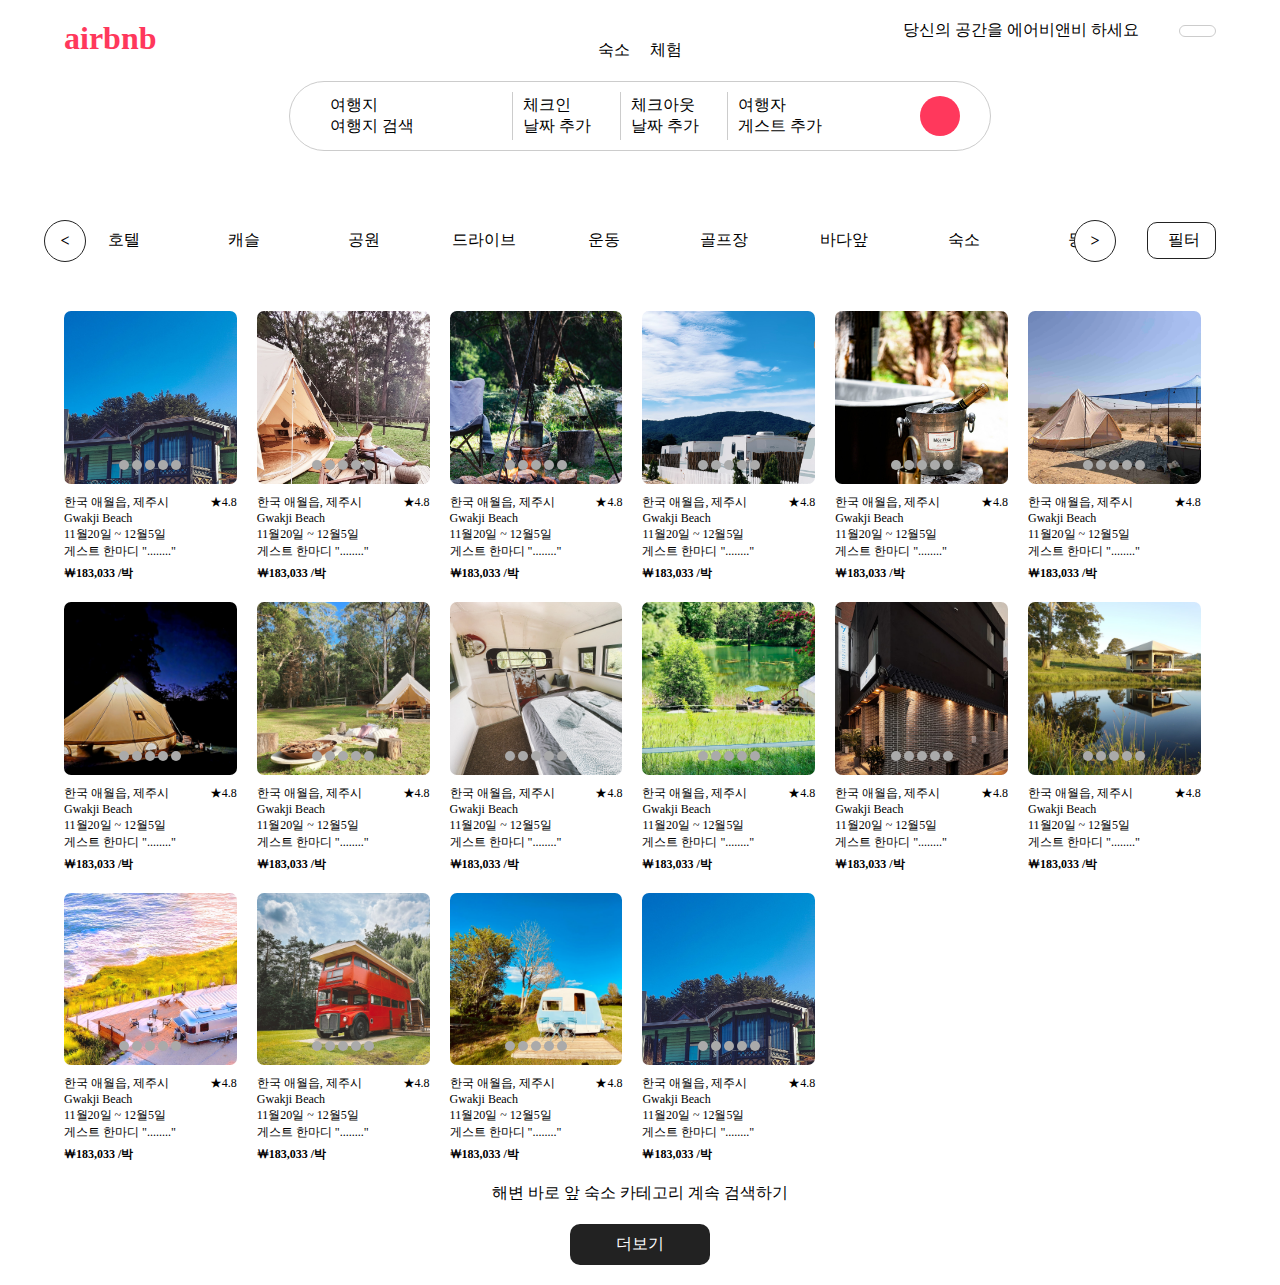
<file: AIRBNB/index.html>
<!DOCTYPE html>
<html lang="ko">
  <head>
    <meta charset="UTF-8" />
    <meta name="viewport" content="width=device-width, initial-scale=1.0" />
    <title>에어비앤비 클론 사이트</title>
    <link rel="preconnect" href="https://fonts.googleapis.com">
<link rel="preconnect" href="https://fonts.gstatic.com" crossorigin>
<link href="https://fonts.googleapis.com/css2?family=Jua&family=Raleway:ital,wght@0,100..900;1,100..900&display=swap" rel="stylesheet">
    <link
      rel="stylesheet"
      href="https://cdnjs.cloudflare.com/ajax/libs/font-awesome/6.6.0/css/all.min.css"
      integrity="sha512-Kc323vGBEqzTmouAECnVceyQqyqdsSiqLQISBL29aUW4U/M7pSPA/gEUZQqv1cwx4OnYxTxve5UMg5GT6L4JJg=="
      crossorigin="anonymous"
      referrerpolicy="no-referrer"
    />
    <link rel="stylesheet" href="./style.css" />
  </head>
  <body>
    <header>
      <h1 class="left">
        <i class="fa-brands fa-airbnb"></i>
        <span>airbnb</span>
      </h1>
      <div class="center">
        <ul>
          <li>숙소</li>
          <li>체험</li> 
        </ul>
        <div>
          <ul>
            <li>
              <p>여행지</p>
              <p>여행지 검색</p>
            </li>
            <li>
              <p>체크인</p>
              <p>날짜 추가</p>
            </li>
            <li>
              <p>체크아웃</p>
              <p>날짜 추가</p>
            </li>
            <li>
              <p>여행자</p>
              <p>게스트 추가</p>
            </li>
          </ul>
          <i class="fa-solid fa-magnifying-glass"></i>
        </div>
      </div>
      <div class="right">
        <p>당신의 공간을 에어비앤비 하세요</p>
        <i class="fa-solid fa-earth-americas"></i>
        <ul>
          <li><i class="fa-solid fa-bars"></i></li>
          <li><i class="fa-solid fa-circle-user"></i></li>
        </ul>
      </div>
    </header>
    <div class="mobile-menu">
      <div class="left">
        <i class="fa-solid fa-magnifying-glass"></i>
        <div class="txt">
          <p>어디로 여행가세요?</p>
          <p>어디든지 · 언제든 일주일 · 게스트 추가</p>
        </div>
      </div>
      <div class="right">
        <i class="fa-solid fa-sliders"></i>
      </div>
    </div>
    <main>
      <nav>
        <div class="btn prev">&lt;</div>
        <div class="icon">
            <div class="item"><i class="fa-solid fa-hotel"></i><p>호텔</p></div>
            <div class="item"><i class="fa-solid fa-chess-rook"></i><p>캐슬</p></div>
            <div class="item"><i class="fa-solid fa-tree"></i><p>공원</p></div>
            <div class="item"><i class="fa-solid fa-car"></i><p>드라이브</p></div>
            <div class="item"><i class="fa-solid fa-person-running"></i><p>운동</p></div>
            <div class="item"><i class="fa-solid fa-golf-ball-tee"></i><p>골프장</p></div>
            <div class="item"><i class="fa-solid fa-umbrella-beach"></i><p>바다앞</p></div>
            <div class="item"><i class="fa-brands fa-reddit-alien"></i><p>숙소</p></div>
            <div class="item"><i class="fa-solid fa-mountain"></i><p>등산</p></div>
            <div class="item"><i class="fa-solid fa-plane"></i><p>비행기</p></div>
        </div>
        <div class="btn next">&gt;</div>
        <div class="filter">
            <i class="fa-solid fa-sliders"></i>
            <span>필터</span>
        </div>
    </nav>
      <div class="card-list">
        <div class="card">
          <div class="card-img">
            <div class="card-title">
              <!-- <p>게스트 선호</p> -->
              <p class="view-btn"></p>
              <i class="fa-regular fa-heart"></i>
            </div>
            <div class="card-btn">
              <p>&lt;</p>
              <p>&gt;</p>
            </div>
            <div class="circle">
              <span></span>
              <span></span>
              <span></span>
              <span></span>
              <span></span>
            </div>
          </div>
          <div class="card-txt">
            <div class="card-txt1">
              <p>한국 애월읍, 제주시</p>
              <p>★4.8</p>
            </div>
            <p>Gwakji Beach</p>
            <p>11월20일 ~ 12월5일</p>
            <p>게스트 한마디 "........"</p>
            <p>￦183,033 /박</p>
          </div>
        </div>
        <div class="card">
          <div class="card-img">
            <div class="card-title">
              <!-- <p>게스트 선호</p> -->
              <p class="view-btn"></p>
              <i class="fa-regular fa-heart"></i>
            </div>
            <div class="card-btn">
              <p>&lt;</p>
              <p>&gt;</p>
            </div>
            <div class="circle">
              <span></span>
              <span></span>
              <span></span>
              <span></span>
              <span></span>
            </div>
          </div>
          <div class="card-txt">
            <div class="card-txt1">
              <p>한국 애월읍, 제주시</p>
              <p>★4.8</p>
            </div>
            <p>Gwakji Beach</p>
            <p>11월20일 ~ 12월5일</p>
            <p>게스트 한마디 "........"</p>
            <p>￦183,033 /박</p>
          </div>
        </div>
        <div class="card">
          <div class="card-img">
            <div class="card-title">
              <!-- <p>게스트 선호</p> -->
              <p class="view-btn"></p>
              <i class="fa-regular fa-heart"></i>
            </div>
            <div class="card-btn">
              <p>&lt;</p>
              <p>&gt;</p>
            </div>
            <div class="circle">
              <span></span>
              <span></span>
              <span></span>
              <span></span>
              <span></span>
            </div>
          </div>
          <div class="card-txt">
            <div class="card-txt1">
              <p>한국 애월읍, 제주시</p>
              <p>★4.8</p>
            </div>
            <p>Gwakji Beach</p>
            <p>11월20일 ~ 12월5일</p>
            <p>게스트 한마디 "........"</p>
            <p>￦183,033 /박</p>
          </div>
        </div>
        <div class="card">
          <div class="card-img">
            <div class="card-title">
              <!-- <p>게스트 선호</p> -->
              <p class="view-btn"></p>
              <i class="fa-regular fa-heart"></i>
            </div>
            <div class="card-btn">
              <p>&lt;</p>
              <p>&gt;</p>
            </div>
            <div class="circle">
              <span></span>
              <span></span>
              <span></span>
              <span></span>
              <span></span>
            </div>
          </div>
          <div class="card-txt">
            <div class="card-txt1">
              <p>한국 애월읍, 제주시</p>
              <p>★4.8</p>
            </div>
            <p>Gwakji Beach</p>
            <p>11월20일 ~ 12월5일</p>
            <p>게스트 한마디 "........"</p>
            <p>￦183,033 /박</p>
          </div>
        </div>
        <div class="card">
          <div class="card-img">
            <div class="card-title">
              <!-- <p>게스트 선호</p> -->
              <p class="view-btn"></p>
              <i class="fa-regular fa-heart"></i>
            </div>
            <div class="card-btn">
              <p>&lt;</p>
              <p>&gt;</p>
            </div>
            <div class="circle">
              <span></span>
              <span></span>
              <span></span>
              <span></span>
              <span></span>
            </div>
          </div>
          <div class="card-txt">
            <div class="card-txt1">
              <p>한국 애월읍, 제주시</p>
              <p>★4.8</p>
            </div>
            <p>Gwakji Beach</p>
            <p>11월20일 ~ 12월5일</p>
            <p>게스트 한마디 "........"</p>
            <p>￦183,033 /박</p>
          </div>
        </div>
        <div class="card">
          <div class="card-img">
            <div class="card-title">
              <!-- <p>게스트 선호</p> -->
              <p class="view-btn"></p>
              <i class="fa-regular fa-heart"></i>
            </div>
            <div class="card-btn">
              <p>&lt;</p>
              <p>&gt;</p>
            </div>
            <div class="circle">
              <span></span>
              <span></span>
              <span></span>
              <span></span>
              <span></span>
            </div>
          </div>
          <div class="card-txt">
            <div class="card-txt1">
              <p>한국 애월읍, 제주시</p>
              <p>★4.8</p>
            </div>
            <p>Gwakji Beach</p>
            <p>11월20일 ~ 12월5일</p>
            <p>게스트 한마디 "........"</p>
            <p>￦183,033 /박</p>
          </div>
        </div>
        <div class="card">
          <div class="card-img">
            <div class="card-title">
              <!-- <p>게스트 선호</p> -->
              <p class="view-btn"></p>
              <i class="fa-regular fa-heart"></i>
            </div>
            <div class="card-btn">
              <p>&lt;</p>
              <p>&gt;</p>
            </div>
            <div class="circle">
              <span></span>
              <span></span>
              <span></span>
              <span></span>
              <span></span>
            </div>
          </div>
          <div class="card-txt">
            <div class="card-txt1">
              <p>한국 애월읍, 제주시</p>
              <p>★4.8</p>
            </div>
            <p>Gwakji Beach</p>
            <p>11월20일 ~ 12월5일</p>
            <p>게스트 한마디 "........"</p>
            <p>￦183,033 /박</p>
          </div>
        </div>
        <div class="card">
          <div class="card-img">
            <div class="card-title">
              <!-- <p>게스트 선호</p> -->
              <p class="view-btn"></p>
              <i class="fa-regular fa-heart"></i>
            </div>
            <div class="card-btn">
              <p>&lt;</p>
              <p>&gt;</p>
            </div>
            <div class="circle">
              <span></span>
              <span></span>
              <span></span>
              <span></span>
              <span></span>
            </div>
          </div>
          <div class="card-txt">
            <div class="card-txt1">
              <p>한국 애월읍, 제주시</p>
              <p>★4.8</p>
            </div>
            <p>Gwakji Beach</p>
            <p>11월20일 ~ 12월5일</p>
            <p>게스트 한마디 "........"</p>
            <p>￦183,033 /박</p>
          </div>
        </div>
        <div class="card">
          <div class="card-img">
            <div class="card-title">
              <!-- <p>게스트 선호</p> -->
              <p class="view-btn"></p>
              <i class="fa-regular fa-heart"></i>
            </div>
            <div class="card-btn">
              <p>&lt;</p>
              <p>&gt;</p>
            </div>
            <div class="circle">
              <span></span>
              <span></span>
              <span></span>
              <span></span>
              <span></span>
            </div>
          </div>
          <div class="card-txt">
            <div class="card-txt1">
              <p>한국 애월읍, 제주시</p>
              <p>★4.8</p>
            </div>
            <p>Gwakji Beach</p>
            <p>11월20일 ~ 12월5일</p>
            <p>게스트 한마디 "........"</p>
            <p>￦183,033 /박</p>
          </div>
        </div>
        <div class="card">
          <div class="card-img">
            <div class="card-title">
              <!-- <p>게스트 선호</p> -->
              <p class="view-btn"></p>
              <i class="fa-regular fa-heart"></i>
            </div>
            <div class="card-btn">
              <p>&lt;</p>
              <p>&gt;</p>
            </div>
            <div class="circle">
              <span></span>
              <span></span>
              <span></span>
              <span></span>
              <span></span>
            </div>
          </div>
          <div class="card-txt">
            <div class="card-txt1">
              <p>한국 애월읍, 제주시</p>
              <p>★4.8</p>
            </div>
            <p>Gwakji Beach</p>
            <p>11월20일 ~ 12월5일</p>
            <p>게스트 한마디 "........"</p>
            <p>￦183,033 /박</p>
          </div>
        </div>
        <div class="card">
          <div class="card-img">
            <div class="card-title">
              <!-- <p>게스트 선호</p> -->
              <p class="view-btn"></p>
              <i class="fa-regular fa-heart"></i>
            </div>
            <div class="card-btn">
              <p>&lt;</p>
              <p>&gt;</p>
            </div>
            <div class="circle">
              <span></span>
              <span></span>
              <span></span>
              <span></span>
              <span></span>
            </div>
          </div>
          <div class="card-txt">
            <div class="card-txt1">
              <p>한국 애월읍, 제주시</p>
              <p>★4.8</p>
            </div>
            <p>Gwakji Beach</p>
            <p>11월20일 ~ 12월5일</p>
            <p>게스트 한마디 "........"</p>
            <p>￦183,033 /박</p>
          </div>
        </div>
        <div class="card">
          <div class="card-img">
            <div class="card-title">
              <!-- <p>게스트 선호</p> -->
              <p class="view-btn"></p>
              <i class="fa-regular fa-heart"></i>
            </div>
            <div class="card-btn">
              <p>&lt;</p>
              <p>&gt;</p>
            </div>
            <div class="circle">
              <span></span>
              <span></span>
              <span></span>
              <span></span>
              <span></span>
            </div>
          </div>
          <div class="card-txt">
            <div class="card-txt1">
              <p>한국 애월읍, 제주시</p>
              <p>★4.8</p>
            </div>
            <p>Gwakji Beach</p>
            <p>11월20일 ~ 12월5일</p>
            <p>게스트 한마디 "........"</p>
            <p>￦183,033 /박</p>
          </div>
        </div>
        <div class="card">
          <div class="card-img">
            <div class="card-title">
              <!-- <p>게스트 선호</p> -->
              <p class="view-btn"></p>
              <i class="fa-regular fa-heart"></i>
            </div>
            <div class="card-btn">
              <p>&lt;</p>
              <p>&gt;</p>
            </div>
            <div class="circle">
              <span></span>
              <span></span>
              <span></span>
              <span></span>
              <span></span>
            </div>
          </div>
          <div class="card-txt">
            <div class="card-txt1">
              <p>한국 애월읍, 제주시</p>
              <p>★4.8</p>
            </div>
            <p>Gwakji Beach</p>
            <p>11월20일 ~ 12월5일</p>
            <p>게스트 한마디 "........"</p>
            <p>￦183,033 /박</p>
          </div>
        </div>
        <div class="card">
          <div class="card-img">
            <div class="card-title">
              <!-- <p>게스트 선호</p> -->
              <p class="view-btn"></p>
              <i class="fa-regular fa-heart"></i>
            </div>
            <div class="card-btn">
              <p>&lt;</p>
              <p>&gt;</p>
            </div>
            <div class="circle">
              <span></span>
              <span></span>
              <span></span>
              <span></span>
              <span></span>
            </div>
          </div>
          <div class="card-txt">
            <div class="card-txt1">
              <p>한국 애월읍, 제주시</p>
              <p>★4.8</p>
            </div>
            <p>Gwakji Beach</p>
            <p>11월20일 ~ 12월5일</p>
            <p>게스트 한마디 "........"</p>
            <p>￦183,033 /박</p>
          </div>
        </div>
        <div class="card">
          <div class="card-img">
            <div class="card-title">
              <!-- <p>게스트 선호</p> -->
              <p class="view-btn"></p>
              <i class="fa-regular fa-heart"></i>
            </div>
            <div class="card-btn">
              <p>&lt;</p>
              <p>&gt;</p>
            </div>
            <div class="circle">
              <span></span>
              <span></span>
              <span></span>
              <span></span>
              <span></span>
            </div>
          </div>
          <div class="card-txt">
            <div class="card-txt1">
              <p>한국 애월읍, 제주시</p>
              <p>★4.8</p>
            </div>
            <p>Gwakji Beach</p>
            <p>11월20일 ~ 12월5일</p>
            <p>게스트 한마디 "........"</p>
            <p>￦183,033 /박</p>
          </div>
        </div>
        <div class="card">
          <div class="card-img">
            <div class="card-title">
              <!-- <p>게스트 선호</p> -->
              <p class="view-btn"></p>
              <i class="fa-regular fa-heart"></i>
            </div>
            <div class="card-btn">
              <p>&lt;</p>
              <p>&gt;</p>
            </div>
            <div class="circle">
              <span></span>
              <span></span>
              <span></span>
              <span></span>
              <span></span>
            </div>
          </div>
          <div class="card-txt">
            <div class="card-txt1">
              <p>한국 애월읍, 제주시</p>
              <p>★4.8</p>
            </div>
            <p>Gwakji Beach</p>
            <p>11월20일 ~ 12월5일</p>
            <p>게스트 한마디 "........"</p>
            <p>￦183,033 /박</p>
          </div>
        </div>
      </div>
    </main>
    <footer>
      <p>해변 바로 앞 숙소 카테고리 계속 검색하기</p>
      <p>더보기</p>
    </footer>
    <script src="./airbnb.js"></script>
  </body>
</html>
</file>
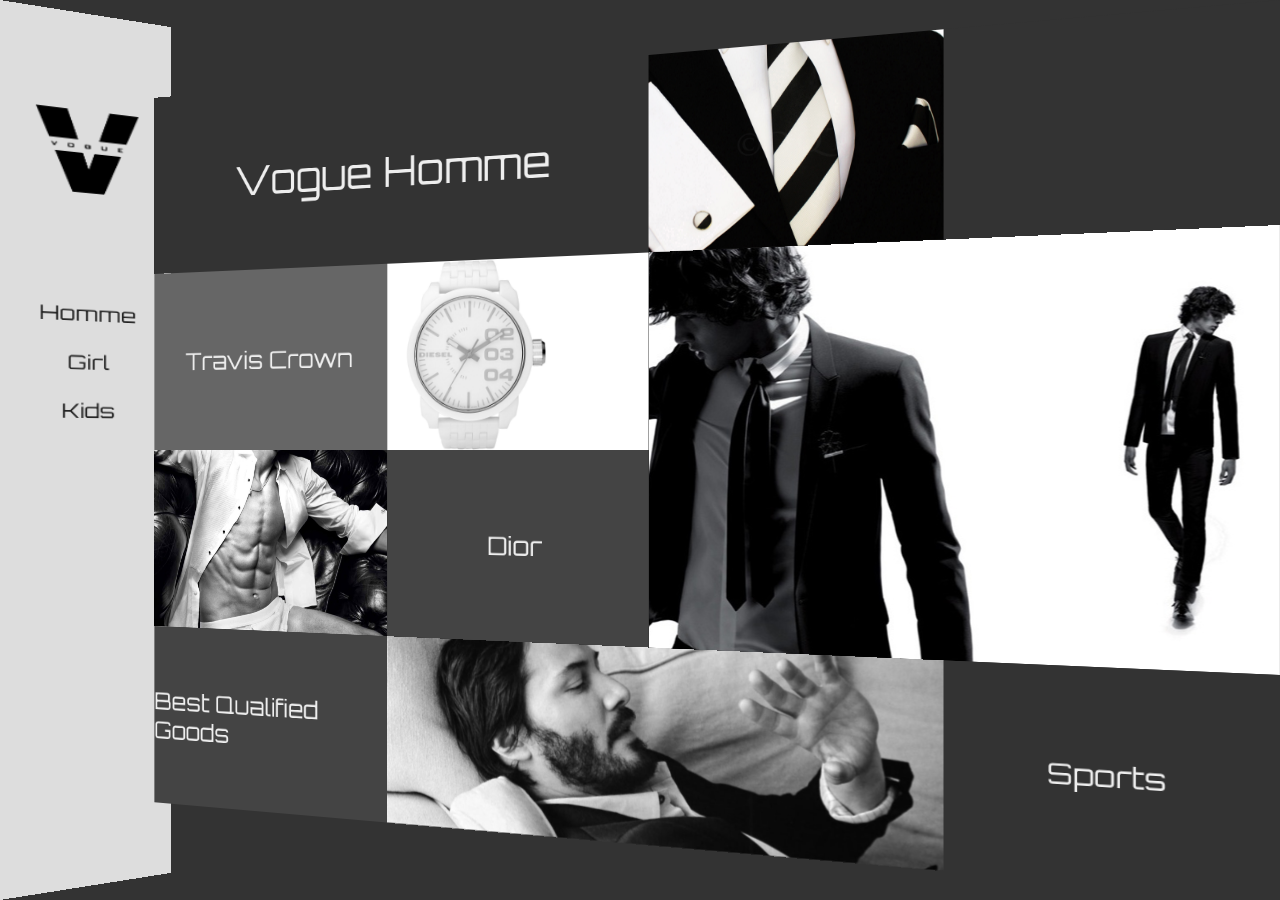
<file: grid/index.html>
<!DOCTYPE html>
<html lang="ko">
<head>
  <meta charset="UTF-8">
  <meta name="viewport" content="width=device-width, initial-scale=1.0">
  <link rel="stylesheet" href="https://cdnjs.cloudflare.com/ajax/libs/font-awesome/6.6.0/css/all.min.css" integrity="sha512-Kc323vGBEqzTmouAECnVceyQqyqdsSiqLQISBL29aUW4U/M7pSPA/gEUZQqv1cwx4OnYxTxve5UMg5GT6L4JJg==" crossorigin="anonymous" referrerpolicy="no-referrer" />
  <link rel="stylesheet" href="./style.css">
  <title>그리드 레이아웃</title>
</head>
<body>
  <div id="wrapper">
    <input type="checkbox" name="check" id="menu-icon">
    <input type="radio" name="menu" id="menu1" checked>
    <input type="radio" name="menu" id="menu2">
    <input type="radio" name="menu" id="menu3">
    <label for="menu-icon" class="menu-icon">
      <i class="fa-solid fa-bars"></i>
    </label>
    <nav>
      <img src="./images/logo.png" alt="로고이미지">
      <div class="menu-list">
        <label for="menu1">Homme</label>
        <label for="menu2">Girl</label>
        <label for="menu3">Kids</label>
      </div>
    </nav>
    <main>
      <section class="box1">
        <div class="item1">Vogue Homme</div>
        <div class="item2"></div>
        <div class="item3"></div>
        <div class="item4">Travis Crown</div>
        <div class="item5"></div>
        <div class="item6"></div>
        <div class="item7"></div>
        <div class="item8">Dior</div>
        <div class="item9">Best Qualified Goods</div>
        <div class="item10"></div>
        <div class="item11">Sports</div>
      </section>
      <section class="box2">
        <div class="item1">tremendous</div>
        <div class="item2"></div>
        <div class="item3">Vogue Girl</div>
        <div class="item4"></div>
        <div class="item5"></div>
        <div class="item6"></div>
        <div class="item7">Accessories</div>
        <div class="item8"></div>
        <div class="item9">Jewelry</div>
        <div class="item10"></div>
        <div class="item11"></div>
      </section>
      <section class="box3">
        <div class="item1"></div>
        <div class="item2">Play&Dolls</div>
        <div class="item3"></div>
        <div class="item4">Vogue Kids</div>
        <div class="item5"></div>
        <div class="item6">Clothes</div>
        <div class="item7"></div>
      </section>
    </main>
  </div>
</body>
</html>
</file>
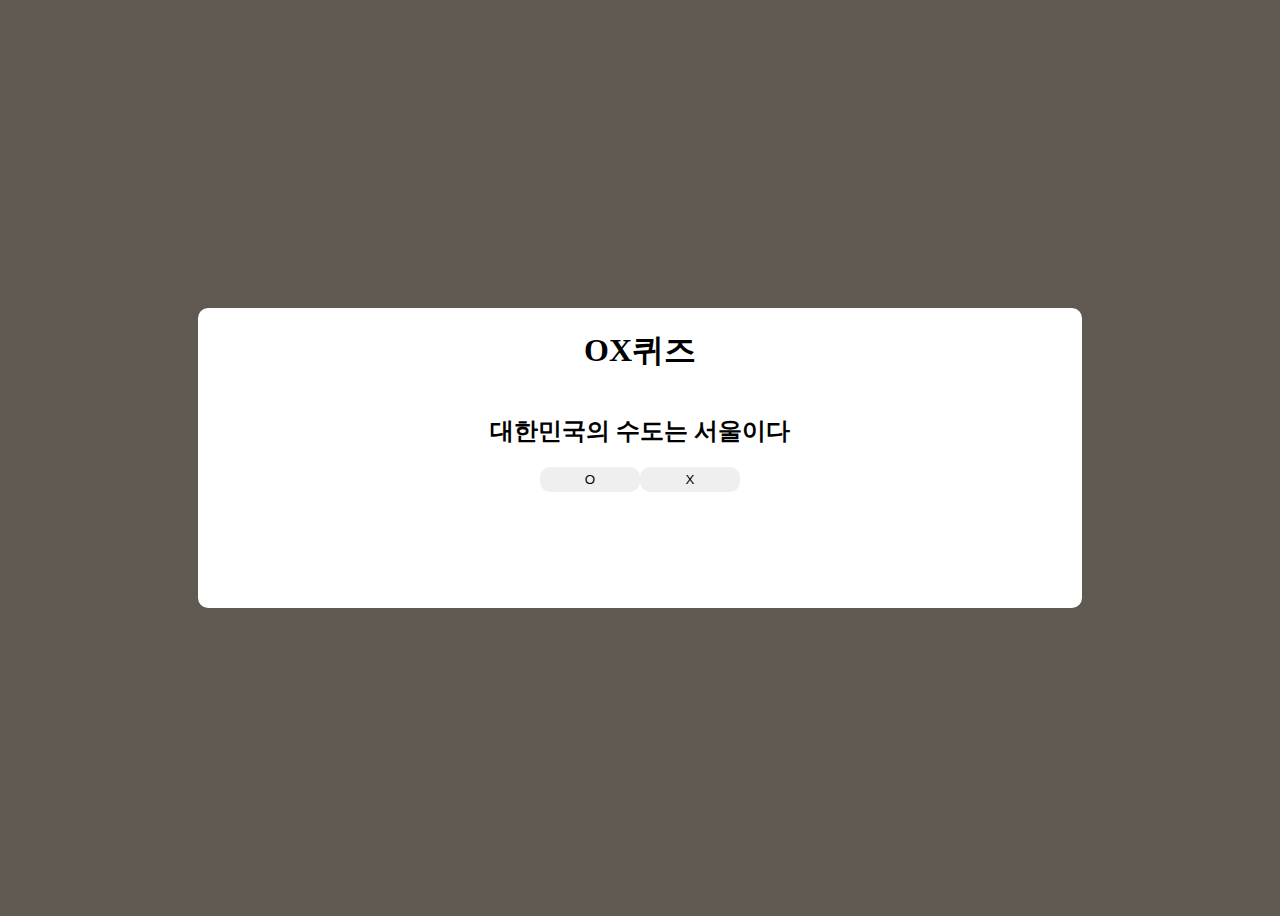
<file: ox_quiz/index.html>
<!DOCTYPE html>
<html lang="ko">
<head>
    <meta charset="UTF-8">
    <meta name="viewport" content="width=device-width, initial-scale=1.0">
    <title>OX퀴즈</title>
    <link rel="stylesheet" href="./style.css">
</head>
<body>
    <main>
        <h1>OX퀴즈</h1>
        <div class="card">
            <h2>대한민국의 수도는 서울이다</h2>
            <div class="quiz">
                <button class="O">O</button>
                <button class="X">X</button>
            </div>
            <p></p>
        </div>
    </main>
    <script src="./script.js"></script>
</body>
</html>
</file>
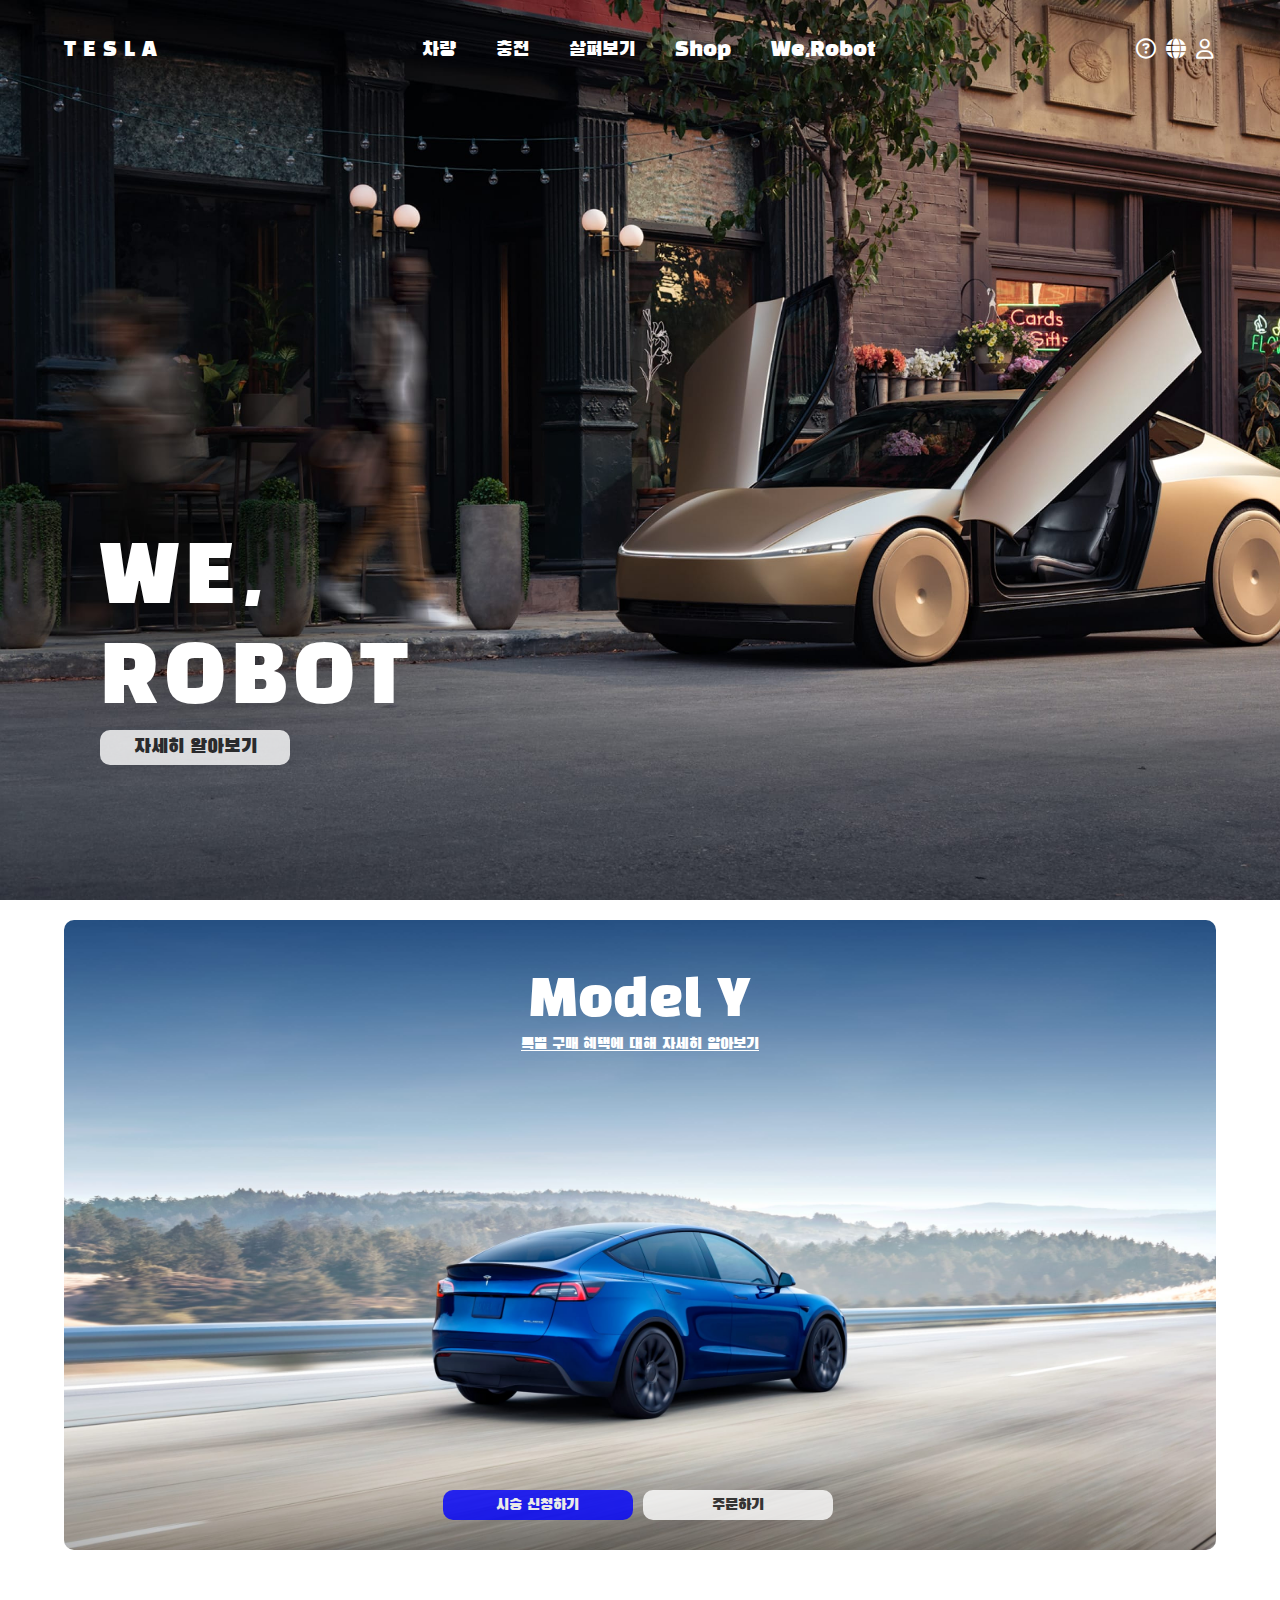
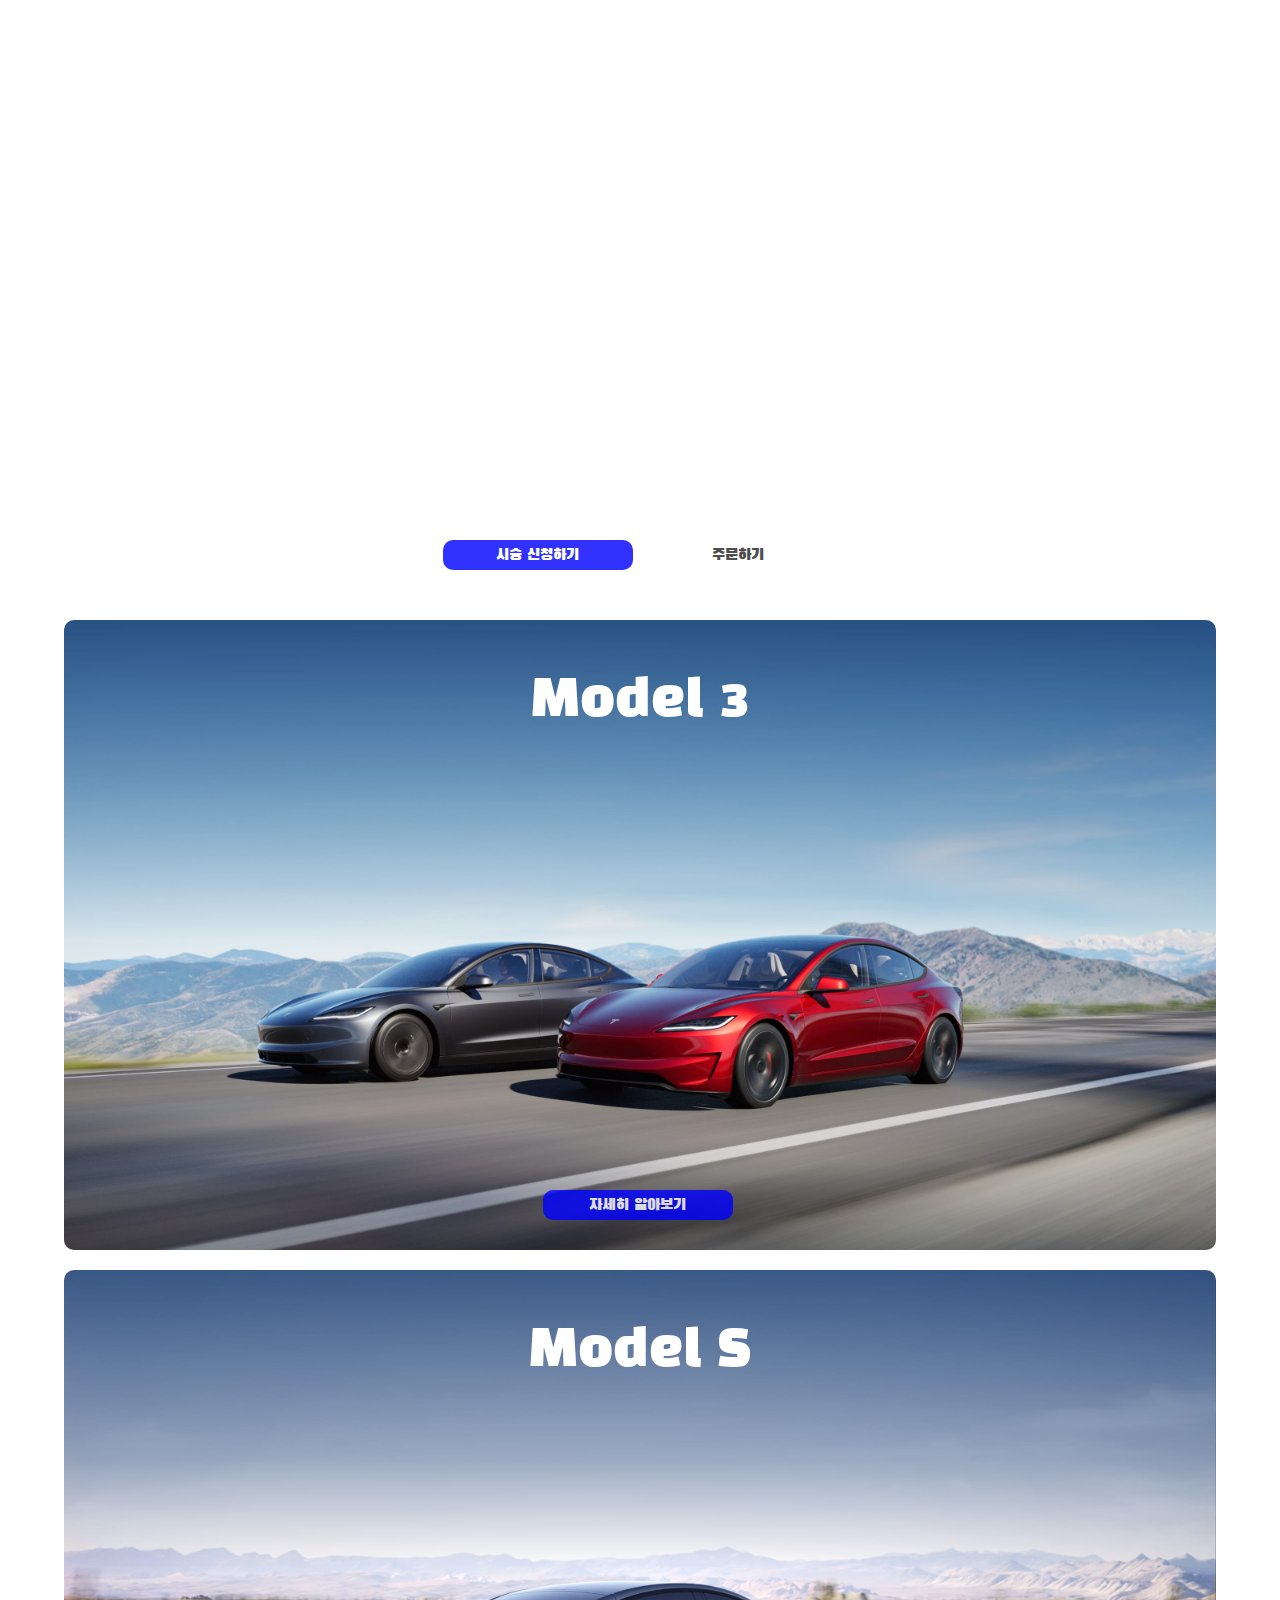
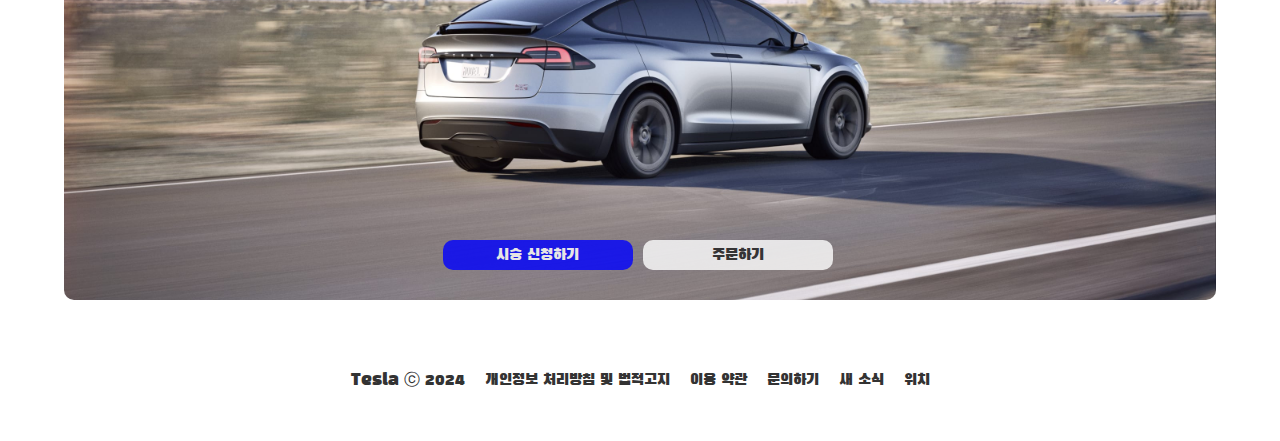
<file: TESLA/index.html>
<!DOCTYPE html>
<html lang="ko">
  <head>
    <meta charset="UTF-8" />
    <meta name="viewport" content="width=device-width, initial-scale=1.0" />
    <title>테슬라 클론 코딩</title>
    <link
      rel="stylesheet"
      href="https://cdnjs.cloudflare.com/ajax/libs/font-awesome/6.6.0/css/all.min.css"
    />
    <link rel="stylesheet" href="./css/style.css" />
    <link rel="preconnect" href="https://fonts.googleapis.com" />
    <link rel="preconnect" href="https://fonts.gstatic.com" crossorigin />
    <link
      href="https://fonts.googleapis.com/css2?family=Black+Han+Sans&display=swap"
      rel="stylesheet"
    />
  </head>
  <body class="black-han-sans-regular">
    <header>
      <nav>
        <div class="logo">TESLA</div>
        <ul>
          <li>차량</li>
          <li>충전</li>
          <li>살펴보기</li>
          <li>Shop</li>
          <li>We,Robot</li>
        </ul>
        <div class="icons">
          <a href="#"><i class="fa-regular fa-circle-question"></i></a>
          <a href="#"><i class="fa-solid fa-globe"></i></a>
          <a href="#"><i class="fa-regular fa-user"></i></a>
        </div>
      </nav>
      <div>
        <p>
          WE,<br />
          ROBOT
        </p>
        <p class="btn white">자세히 알아보기</p>
      </div>
    </header>
    <main>
      <div class="card one">
        <div class="card-txt">
          <p>Model Y</p>
          <a href="#">특별 구매 혜택에 대해 자세히 알아보기</a>
        </div>
        <div class="card-btn">
          <p class="btn blue">시승 신청하기</p>
          <p class="btn white">주문하기</p>
        </div>
      </div>
      <div class="card four">
        <video
          src="https://digitalassets.tesla.com/tesla-contents/video/upload/f_auto,q_auto/Homepage-Demo-Drive-Desktop-NA.mp4"
          muted
          autoplay
          loop
        ></video>
        <div class="detail">
          <div class="card-txt">
            <p>Model S</p>
          </div>
          <div class="card-btn">
            <p class="btn blue">시승 신청하기</p>
            <p class="btn white">주문하기</p>
          </div>
        </div>
      </div>
      <div class="card two">
        <div class="card-txt">
          <p>Model 3</p>
        </div>
        <div class="card-btn">
          <p class="btn blue">자세히 알아보기</p>
        </div>
      </div>
      <div class="card three">
        <div class="card-txt">
          <p>Model S</p>
        </div>
        <div class="card-btn">
          <p class="btn blue">시승 신청하기</p>
          <p class="btn white">주문하기</p>
        </div>
      </div>

      <!-- src="https://digitalassets.tesla.com/tesla-contents/video/upload/f_auto,q_auto/Homepage-Demo-Drive-Desktop-NA.mp4"   -->
    </main>
    <footer>
      <ul>
        <li>Tesla ⓒ 2024</li>
        <li>개인정보 처리방침 및 법적고지</li>
        <li>이용 약관</li>
        <li>문의하기</li>
        <li>새 소식</li>
        <li>위치</li>
      </ul>
    </footer>
  </body>
</html>
</file>
<file: ox_quiz/style.css>
@charset "utf-8";

body{
    background-color: rgb(95, 89, 81);
    display: flex;
    justify-content: center;
    align-items: center;
    height: 100vh;
}
main{
    background-color: white;
    border-radius: 10px;
    width: 70%;
    height: 300px;
    display: flex;
    align-items: center;
    flex-direction: column;
}
h1{
    text-align: center;
}
div.quiz{
    display: flex;
    justify-content: center;
    align-items: center;
}
button{
    width: 100px;
    padding: 5px 10px;
    border: none;
    border-radius: 10px;
}
button.O:hover{
    background-color: blue;
    color: white;
}
button.X:hover{
    background-color: rgb(206, 33, 62);
    color: white;
}
p{
    text-align: center;
    border-radius: 10px;
    padding: 5px 10px;
    color: white;
}
</file>
<file: AIRBNB/style.css>
@charset "utf-8";

/*** reset ***/
*{ margin: 0; padding: 0; }
a{ text-decoration: none; color: inherit;}
ul > li{ list-style: none; }
.jua-regular {
  font-family: "Jua", sans-serif;
  font-weight: 400;
  font-style: normal;
}
/*** header ***/
header{
  display: flex;
  justify-content: space-between;
  align-items: flex-start;
  /* padding: 20px 10px; */
  width: 90%;
  height: 160px;
  margin: 20px auto;
  position: relative;
}
header > .left > i{
  color: rgb(255, 56, 92);
}
header > .left > span{
  color: rgb(255, 56, 92);
}
header > .center{
  position: absolute;
  top: 0;
  left: 50%;
  transform: translateX(-50%);
}
header > .center > ul{
  display: flex;
  justify-content: center;
  gap: 20px;
  margin: 20px 0;
}
header > .center > div{
  border: 1px solid #ccc;
  border-radius: 50px;
  padding: 10px 30px;
  display: flex;
  align-items: center;
}
header > .center > div > i{
  width: 30px;
  height: 30px;
  text-align: center;
  line-height: 30px;
  background-color: rgb(255, 56, 92);
  border-radius: 50%;
  padding: 5px;
  color: white;
  cursor: pointer;
}
header > .center > div > ul{
  width: 600px;
  display: flex;
  justify-content: space-between;
}
header > .center > div > ul > li:nth-child(1){
  flex: 2;
  border-radius: 50px 0 0 50px;
}
header > .center > div > ul > li:nth-child(4){
  /* width: 30%; */
  flex: 2;
  border-radius: 0 50px 50px 0;
  border: none;
} 
header > .center > div > ul > li:nth-child(2), 
header > .center > div > ul > li:nth-child(3){
  /* width: 20%; */
  flex: 1;
} 
header > .center > div > ul >li{
  border-right: 1px solid #ccc;

  padding: 3px 10px;
}
header > .center > div > ul > li:hover{
  background-color: #ccc;
  cursor: pointer;
}
header > .right{
  display: flex;
  align-items: center;
  gap: 20px;
}
header > .right > ul{
  display: flex;
  align-items: center;
  justify-content: space-between;
  gap: 15px;
  border: 1px solid #ccc;
  border-radius: 30px;
  padding: 5px 10px;
}
header > .right > ul >li:nth-of-type(2){
  font-size: 24px;
}

/***모바일 메뉴***/
.mobile-menu{
  width: 90%;
  margin: 20px auto;
  display: none;
  justify-content: space-between;
  align-items: center;
  gap: 20px;
}
.mobile-menu > .left{
  border:  1px solid #eee;
  border-radius: 50px;
  display: flex;
  align-items: center;
  flex: 1;
  gap: 10px;
  box-shadow: 0 0 10px rgba(0, 0, 0, 0.3);
  padding: 5px ;
}
.mobile-menu > .left > i{
  width: 40px;
  text-align: center;
}
.mobile-menu > .right{
  width: 40px;
  height: 40px;
  border: 1px solid #222;
  border-radius: 50%;
  text-align: center;
  line-height: 40px;
}

/*** main***/
main{
  width: 90%;
  margin: 0 auto;
}
/*** nav ***/
nav{
  display: flex;
  align-items: center;
  position: relative;
  width: 100%;
  margin: 0 auto;
  padding: 10px 0;
}
nav .btn {
  position: absolute;
  top: 50%;
  transform: translateY(-50%);
  width: 40px;
  height: 40px;
  border: 1px solid #222;
  border-radius: 50%;
  text-align: center;
  line-height: 40px;
  font-weight: bold;
  background-color: white;
  cursor: pointer;
  z-index: 10;
}
nav .prev {
  left: -20px;
}
nav .next {
  right: 100px;
}

nav > .icon{
  display: flex;
  align-items: center;
  overflow: hidden;
  white-space: nowrap;
  flex: 1;
  transition: transform 0.3s ease-in-out;
}
nav > .icon > .item{
  display: flex;
  margin: 20px;
  flex-direction: column;
  align-items: center;
  justify-content: center;
  text-align: center;
  min-width: 80px;
}
nav > .icon > .item:hover{
  border-bottom: 1px solid #ccc;
  cursor: pointer;
}
nav > .icon > .item > i{
  width: 80px;
  font-size: 40px;
}
nav > .filter{
  margin-left: auto;
  border: 1px solid #222;
  border-radius: 10px;
  padding: 7px 15px;
  display: flex;
  align-items: center;
  gap: 5px;
  cursor: pointer;
}

/*** card 형태***/
main > .card-list{
  display: flex;
  margin-top: 30px;
  gap: 20px;
  flex-wrap: wrap;
}
main .card{
  width: 15%;
  font-size: 12px;
}
main .card > .card-img{
  /* width: 100%; */
  border-radius: 7px;
  box-sizing: border-box;
  padding: 10px;
  aspect-ratio: 1;
  background-image: url(./images/img01.jpg);
  background-size: cover;
  display: flex;
  flex-direction: column;
  justify-content: space-between;
}
main .card:nth-child(2) > .card-img{
  background-image: url(./images/img02.jpg);
}
main .card:nth-child(3) > .card-img{
  background-image: url(./images/img03.jpeg);
}
main .card:nth-child(4) > .card-img{
  background-image: url(./images/img04.jpeg);
}
main .card:nth-child(5) > .card-img{
  background-image: url(./images/img05.jpeg);
}
main .card:nth-child(6) > .card-img{
  background-image: url(./images/img06.jpg);
}
main .card:nth-child(7) > .card-img{
  background-image: url(./images/img07.jpg);
}
main .card:nth-child(8) > .card-img{
  background-image: url(./images/img08.jpg);
}
main .card:nth-child(9) > .card-img{
  background-image: url(./images/img09.jpeg);
}
main .card:nth-child(10) > .card-img{
  background-image: url(./images/img10.jpg);
}
main .card:nth-child(11) > .card-img{
  background-image: url(./images/img15.jpeg);
}
main .card:nth-child(12) > .card-img{
  background-image: url(./images/img11.jpg);
}
main .card:nth-child(13) > .card-img{
  background-image: url(./images/img12.jfif);
}
main .card:nth-child(14) > .card-img{
  background-image: url(./images/img13.jpeg);
}
main .card:nth-child(15) > .card-img{
  background-image: url(./images/img14.jpg);
}
main .card > .card-img:hover > .card-btn > p{
  cursor: pointer;
  display: block;
} 
.view-btn{
  opacity: 0;
}
main .card > .card-img > .card-title > p{
  background-color: white;
  border-radius: 10px;
  padding: 3px 10px;
  box-shadow: 0 0 10px rgba(0, 0, 0, 0.1);
}
main .card > .card-img > .card-title > i{
  color: white;
}
main .card > .card-img > .card-btn > p{
  width: 15px;
  height: 15px;
  background-color: white;
  border-radius: 50%;
  text-align: center;
  line-height: 15px;
  padding: 5px;
  display: none;
}
main .card > .card-img > .card-title,
main .card > .card-img > .card-btn{
  display: flex;
  justify-content: space-between;
  align-items: center;
}
main .card > .card-img >.circle{
  text-align: center;
}
main .card > .card-img >.circle > span{
  width: 10px;
  height: 10px;
  background-color: #aaa;
  display: inline-block;
  border-radius: 50%;
}
main .card > .card-txt >.card-txt1{
  margin-top: 10px;
  display: flex;
  justify-content: space-between;
}
main .card > .card-txt > p:nth-of-type(4){
  font-weight: bold;
  padding-top: 5px;
}
/*** footer ***/
footer{
  text-align: center;
}
footer > p{
  margin: 20px auto;
}
footer > p:nth-child(2){
  width: 100px;
  padding: 10px 20px;
  border-radius: 10px;
  color: white;
  background-color: #222;
}
/*** 미디어쿼리 ***/
@media screen and (max-width:1100px) {
  main .card{
    width: 23%;
  }
}
@media  screen and (max-width:950px) {
  header{
    height: 200px;
  }
  header > .center{
    top: 50px;
  }
  main .card{
    width: 45%;
  }
}
@media screen and (max-width:740px) {
  header{
    display: none;
  }
  .mobile-menu{
    display: flex;
  }
  main .card{
    width: 100%;}
}
</file>
<file: grid/style.css>
@charset "utf-8";
@import url('https://fonts.googleapis.com/css2?family=Jua&family=Orbitron:wght@400..900&family=Raleway:ital,wght@0,100..900;1,100..900&display=swap');

/*** reset.css ***/
*{margin:0; padding: 0;}
label{display: block;}
input{display: none;}
html{
  /** 1rem = 10px **/
  font-size: 62.5%;
}
body{
  background-color: #333;
  height: 100vh;
  font-family: 'Orbitron',sans-serif;
}
#wrapper{
  height: 100%;
  perspective: 800px;
}

/**** menu bar ****/
.menu-icon{
  font-size: 3rem;
  position: fixed;
  top: 30px;
  left: 30px;
  z-index: 100;
  color: #222;
  cursor: pointer;
  animation: move 0.5s infinite alternate;
}
@keyframes move {
  0%{
    transform: scale(1);
    color: #fff;
  }
  100%{
    transform: scale(1.5);
    color: #777;
  }
}
nav{
  width: 150px;
  height: 100%;
  background-color: #ddd;
  position: absolute;
  top: 0;
  left: 0;
  transform: rotateY(20deg);
  transform-origin: left center;
  transition: 1s;
  /* opacity: 0; */
}
input[id=menu-icon]:checked ~ nav{
  transform: rotateY(150deg);
  opacity: 1;
}
input[id=menu-icon]:checked ~ main{
  transform: rotateY(0);
}
input[id=menu1]:checked ~ main > .box1,
input[id=menu2]:checked ~ main > .box2,
input[id=menu3]:checked ~ main > .box3{
  opacity: 1;
}
input[id=menu1]:checked ~ main > .box1 > div,
input[id=menu2]:checked ~ main > .box2 > div,
input[id=menu3]:checked ~ main > .box3 > div{
  transform: rotateY(0deg);
}

nav > img{
  display: block;
  width: 60%;
  margin: 10rem auto;
}
nav > .menu-list{
  font-size: 2rem;
  color: #222;
}
nav > .menu-list > label{
  text-align: center;
  line-height: 5rem;
  cursor: pointer;
}

/*** homme 영역 ***/
main{
  position: fixed;
  width: 100%;
  height: 100%;
  transform: rotateY(-10deg);
  transform-origin: right center;
  transition: 1s;
}
main > section{
  width: 100%;
  height: 100%;
  display: grid;
  grid-template-columns: repeat(4,1fr);
  grid-template-rows: repeat(4,1fr);
  /*** 영역 지정 ***/
  position: absolute;
  top: 0;
  left: 0;
  opacity: 0;
}
main > section > div{
  color: #eee;
  font-size: 3rem;
  display: flex;
  justify-content: center;
  align-items: center;
  background-size: cover;
  background-position: center;
  background-repeat: no-repeat;
  transform: rotateY(180deg);
  transition: all 1s;
}
.box1 > .item1{
  font-size: 5rem;
  grid-column: 1 / span 2;
  background-color: #333;
}
.box1 > .item2{
  background-image: url(./images/m1.jpg);
}
.box1 > .item3{
  background-color: #333;
}
.box1 > .item4{
  background-color: #666;
}
.box1 > .item5{
  background-size: contain;
  background-position: left center;
  background-color: #fff;
  background-image: url(./images/m3.jpg);
}
.box1 > .item6{
  grid-row: 2 / span 2;
  grid-column: 3 / span 2;
  background-image: url(./images/m2.jpg);
}
.box1 > .item7{
  background-image: url(./images/m4.jpg);
}
.box1 > .item8{
  background-color: #444;
}
.box1 > .item9{
  background-color: #444;
}
.box1 > .item10{
  grid-row: 4;
  grid-column: 2 / span 2;
  background-image: url(./images/m5.jpg);
}
.box1 > .item11{
  background-color: #333;
}

/*** box2 ***/
.box2{
  height: 100%;
}
.box2 > .item1,
.box2 > .item7,
.box2 > .item9{
  background-color: #444;
}
.box2 > .item2{
  background-image: url(./images/w1.jpg);
}
.box2 > .item3{
  font-size: 5rem;
  background-color: #333;
  grid-column: 3 / span 2;
}
.box2 > .item4{
  background-image: url(./images/w2.jpg);
  background-position: left top;
  grid-row: 2 / span 2;
}
.box2 > .item5{
  background-image: url(./images/w3.jpg);
  grid-row: 2/ span 2;
  grid-column: 2/ span 2;
}
.box2 > .item6{
  background-image: url(./images/w4.jpg);
  background-size: contain;
}
.box2 > .item8{
  background-image: url(./images/w5.jpg);
}
.box2 > .item10{
  background-image: url(./images/w6.jpg);
}
.box2 > .item11{
  background-image: url(./images/w7.jpg);
}

/*** box3 ***/
.box3 > .item1{
  background-image: url(./images/k1.jpg);
  grid-row: 1 / span 4;
  grid-column: 1 / span 2;
}
.box3 > .item2{
  background-color: #333;
}
.box3 > .item3{
  background-image: url(./images/k2.jpg);
}
.box3 > .item4{
  background-color: #222;
  font-size: 5rem;
  grid-column: 3 / span 2;
  grid-row:2;
}
.box3 > .item5{
  background-image: url(./images/k3.jpg);
  grid-column: 3;
  grid-row: 3 / span 2;
}
.box3 > .item6{
  background-color: #444;
}
.box3 > .item7{
  background-image: url(./images/k4.jpg);
}
</file>
<file: TESLA/css/style.css>
@charset "utf-8";

/*** reset.css ***/
*{ margin: 0; padding: 0;}
a{ text-decoration: none;}
li{ list-style: none;}
body{ height: 100vh; }

/** google font ***/
.black-han-sans-regular {
  font-family: "Black Han Sans", sans-serif;
  font-weight: 400;
  font-style: normal;
}

/*** header 영역 ***/
header > nav > div.logo{
  letter-spacing: 7px;
}
header > nav > ul > li{
  display: inline-block;
  margin: 0 10px;
  cursor: pointer;
  padding: 5px 7px;
  border-radius: 5px;
}
header > nav > ul > li:hover{
  background-color: rgba(0,0,0,0.6);
}
header > nav > div.icons > a{
  margin: 0 2px;
  color: #fff;
}
header > nav{
  width: 90%;
  min-width: 800px;
  height: 100px;
  margin: 0 auto;
 
  /* flex-direction: row; */
  display: flex;
  justify-content: space-between;
  align-items: center;
}
header{
  height: 100%;
  background-image: url(../images/main.jfif);
  background-size: cover;
  color: #fff;
  font-size: 20px;
  position: relative;   /*** 기준범위 ***/
}
header > div{
  /*** relative로 변경***/
  /*
  position: relative;
  top: 400px;
  left: 100px;
  */
  /*** absolute로 위치 이동 ***/
  position: absolute;
  bottom: 15%;
  left: 100px;

}
header > div > p:nth-of-type(1){
  font-size: 80px;
  letter-spacing: 6px;
  /* line-height: 1; */
}

/*** 메인 영역 ***/
main > div.card{
  width: 90%;
  margin: 20px auto;
  height: 70vh;
  background-size: cover;
  border-radius: 10px;
  display: flex;
  flex-direction: column;
  justify-content: space-between;
  align-items: center;
}
main > div.card div.card-txt{
  margin-top: 50px;
  text-align: center;
  color: #fff;
}
main > div.card div.card-btn{
  margin-bottom: 30px;
}
main > div.card div.card-txt > p{
  font-size: 50px;
}
main > div.card > div.card-txt > a{
  text-decoration: underline;  
  color: #fff;
}

main > div.one{
  background-image: url(../images/model1.jfif);  
}
main > div.two{
  background-image: url(../images/model2.jfif);
}
main > div.three{
  background-image: url(../images/model3.jfif);
}
main > div.four > video{
  width: 100%;
  height: 100%;
  object-fit: cover;
  border-radius: 10px;
}
main > div.four{
  position: relative;
}
main > div.four > div.detail{
  position: absolute;
  top: 0;
  left: 0;
  width: 100%;
  height: 100%;
  display: flex;
  flex-direction: column;
  justify-content: space-between;
  align-items: center;
}

footer{
  padding: 50px 0;
}
footer > ul{
  display: flex;
  justify-content: center;
  gap: 20px;
  color: #333;  
}


/**** 공통 버튼 ****/
.btn{  
  width: 150px;
  text-align: center;
  display: inline-block;  
  padding: 5px 20px;
  border-radius: 10px;
  opacity: 0.8;
  margin-right: 5px;
  cursor: pointer;
}
.white{
  background-color: #fff;
  color: #222;
}
.blue{
  background-color: #00f;
  color: #fff;
}
</file>
